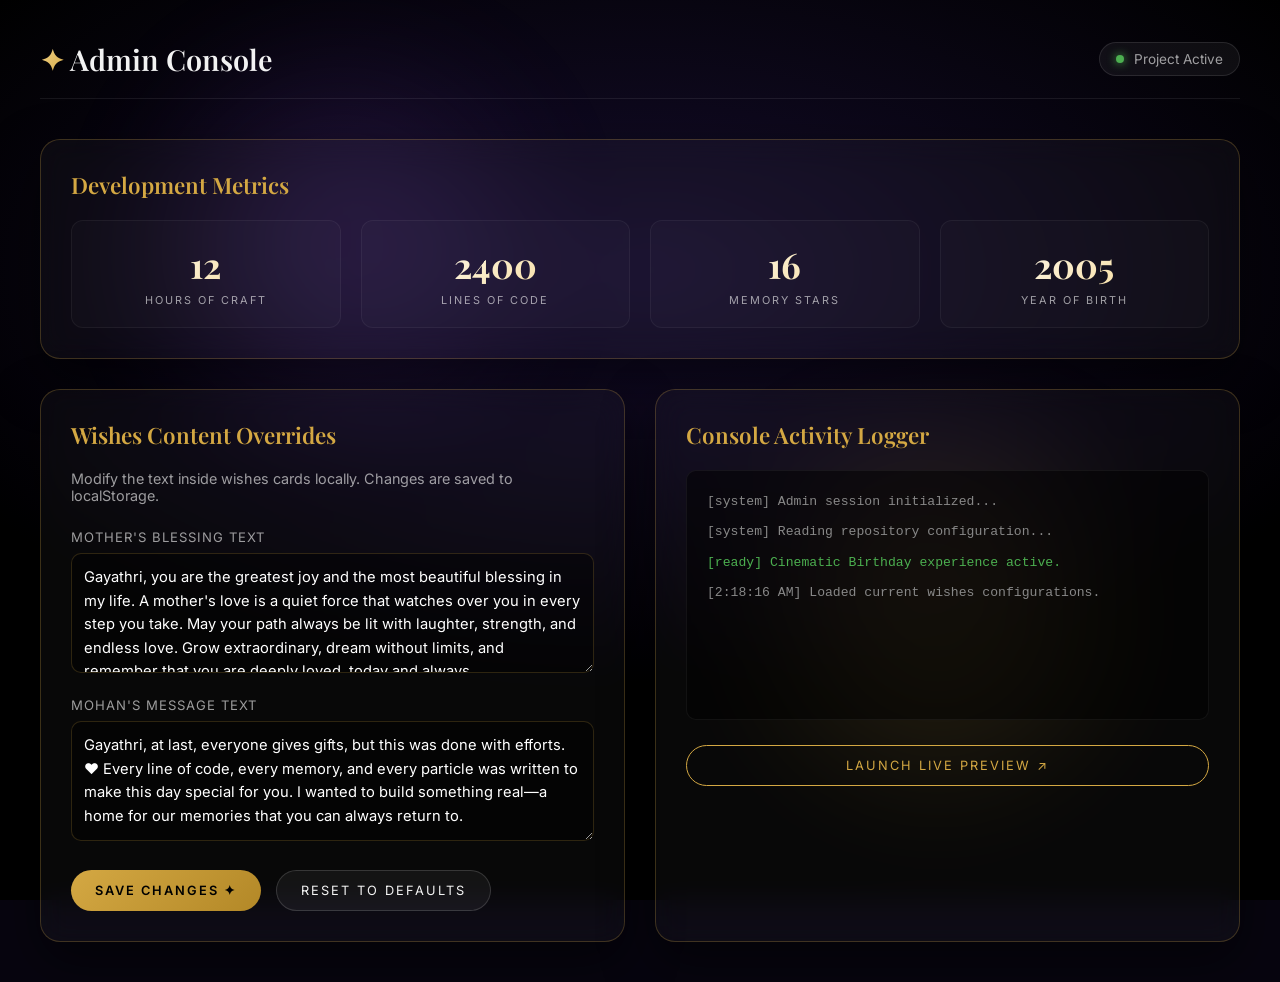
<file: admin/index.html>
<!DOCTYPE html>
<html lang="en">
<head>
  <meta charset="UTF-8">
  <meta name="viewport" content="width=device-width, initial-scale=1.0">
  <title>Birthday Masterpiece — Admin Console</title>
  <link rel="preconnect" href="https://fonts.googleapis.com">
  <link rel="preconnect" href="https://fonts.gstatic.com" crossorigin>
  <link href="https://fonts.googleapis.com/css2?family=Inter:wght@300;400;600;700&family=Playfair+Display:ital,wght@0,600;1,400&display=swap" rel="stylesheet">
  <link rel="stylesheet" href="admin.css">
</head>
<body>
  <div class="glass-bg"></div>
  <div class="glow-orb orb1"></div>
  <div class="glow-orb orb2"></div>

  <div class="admin-container">
    <header class="admin-header">
      <div class="header-logo">
        <span class="gold-text">✦</span> Admin Console
      </div>
      <div class="header-status">
        <span class="status-indicator live"></span> Project Active
      </div>
    </header>

    <div class="admin-grid">
      <!-- STATS SECTION -->
      <section class="admin-card stats-card">
        <h2 class="card-title">Development Metrics</h2>
        <div class="stats-grid">
          <div class="stat-item">
            <div class="stat-val" id="val-hours">0</div>
            <div class="stat-lbl">Hours of Craft</div>
          </div>
          <div class="stat-item">
            <div class="stat-val" id="val-lines">0</div>
            <div class="stat-lbl">Lines of Code</div>
          </div>
          <div class="stat-item">
            <div class="stat-val" id="val-memories">16</div>
            <div class="stat-lbl">Memory Stars</div>
          </div>
          <div class="stat-item">
            <div class="stat-val" id="val-target">2005</div>
            <div class="stat-lbl">Year of Birth</div>
          </div>
        </div>
      </section>

      <!-- CONFIG / EDIT WISHES -->
      <section class="admin-card control-card">
        <h2 class="card-title">Wishes Content Overrides</h2>
        <p class="card-desc">Modify the text inside wishes cards locally. Changes are saved to localStorage.</p>
        
        <form id="wishes-form" onsubmit="saveWishes(event)">
          <div class="form-group">
            <label for="mother-wishes-input">Mother's Blessing Text</label>
            <textarea id="mother-wishes-input" rows="4"></textarea>
          </div>
          
          <div class="form-group">
            <label for="mohan-wishes-input">Mohan's Message Text</label>
            <textarea id="mohan-wishes-input" rows="4"></textarea>
          </div>
          
          <div class="form-actions">
            <button type="submit" class="btn btn-save">Save Changes ✦</button>
            <button type="button" class="btn btn-reset" onclick="resetDefaults()">Reset to Defaults</button>
          </div>
        </form>
      </section>

      <!-- TELEMETRY / PREVIEW -->
      <section class="admin-card log-card">
        <h2 class="card-title">Console Activity Logger</h2>
        <div class="log-container" id="log-terminal">
          <div class="log-line system">[system] Admin session initialized...</div>
          <div class="log-line system">[system] Reading repository configuration...</div>
          <div class="log-line success">[ready] Cinematic Birthday experience active.</div>
        </div>
        <div class="card-footer">
          <a href="../index.html" class="btn btn-preview" target="_blank">Launch Live Preview ↗</a>
        </div>
      </section>
    </div>
  </div>

  <script src="admin.js"></script>
</body>
</html>
</file>
<file: admin/admin.css>
:root {
  --gold: #d4a843;
  --gl: #f5d78e;
  --pink: #ff6b9d;
  --purple: #9b59f5;
  --bg-dark: #07050f;
  --glass-bg: rgba(255, 255, 255, 0.03);
  --glass-border: rgba(212, 168, 67, 0.25);
  --text-primary: rgba(255, 255, 255, 0.95);
  --text-secondary: rgba(255, 255, 255, 0.6);
}

* {
  margin: 0;
  padding: 0;
  box-sizing: border-box;
}

body {
  font-family: 'Inter', sans-serif;
  background-color: var(--bg-dark);
  color: var(--text-primary);
  min-height: 100vh;
  position: relative;
  overflow-x: hidden;
  padding: 40px 20px;
}

/* Background effects */
.glass-bg {
  position: fixed;
  inset: 0;
  background: radial-gradient(ellipse 80% 60% at 50% 30%, #150d2c, #000 80%);
  z-index: -2;
}

.glow-orb {
  position: fixed;
  width: 300px;
  height: 300px;
  border-radius: 50%;
  filter: blur(80px);
  opacity: 0.15;
  z-index: -1;
  pointer-events: none;
}

.orb1 {
  background: var(--purple);
  top: 10%;
  left: 15%;
  animation: orb-float 8s infinite alternate ease-in-out;
}

.orb2 {
  background: var(--gold);
  bottom: 15%;
  right: 15%;
  animation: orb-float 10s infinite alternate-reverse ease-in-out;
}

@keyframes orb-float {
  to {
    transform: translate(30px, 30px);
  }
}

.gold-text {
  background: linear-gradient(135deg, var(--gl), var(--gold));
  -webkit-background-clip: text;
  -webkit-text-fill-color: transparent;
  background-clip: text;
  font-weight: bold;
}

/* Main Container */
.admin-container {
  max-width: 1200px;
  margin: 0 auto;
}

/* Header */
.admin-header {
  display: flex;
  justify-content: space-between;
  align-items: center;
  margin-bottom: 40px;
  padding-bottom: 20px;
  border-bottom: 1px solid rgba(255, 255, 255, 0.08);
}

.header-logo {
  font-family: 'Playfair Display', serif;
  font-size: 1.8rem;
  font-weight: 600;
}

.header-status {
  display: flex;
  align-items: center;
  gap: 10px;
  font-size: 0.85rem;
  color: var(--text-secondary);
  background: rgba(255, 255, 255, 0.05);
  padding: 8px 16px;
  border-radius: 30px;
  border: 1px solid rgba(255, 255, 255, 0.1);
}

.status-indicator {
  width: 8px;
  height: 8px;
  border-radius: 50%;
}

.status-indicator.live {
  background-color: #4caf50;
  box-shadow: 0 0 10px #4caf50;
  animation: pulse-green 2s infinite;
}

@keyframes pulse-green {
  50% { opacity: 0.4; }
}

/* Grid Layout */
.admin-grid {
  display: grid;
  grid-template-columns: 1fr 1fr;
  gap: 30px;
}

@media(max-width: 900px) {
  .admin-grid {
    grid-template-columns: 1fr;
  }
}

/* Cards */
.admin-card {
  background: var(--glass-bg);
  border: 1px solid var(--glass-border);
  border-radius: 20px;
  padding: 30px;
  backdrop-filter: blur(15px);
  -webkit-backdrop-filter: blur(15px);
  box-shadow: 0 20px 50px rgba(0,0,0,0.5);
  transition: all 0.3s ease;
}

.admin-card:hover {
  box-shadow: 0 25px 60px rgba(212, 168, 67, 0.1);
  border-color: rgba(212, 168, 67, 0.4);
}

.stats-card {
  grid-column: span 2;
}

@media(max-width: 900px) {
  .stats-card {
    grid-column: span 1;
  }
}

.card-title {
  font-family: 'Playfair Display', serif;
  font-size: 1.4rem;
  font-weight: 600;
  margin-bottom: 20px;
  color: var(--gold);
}

.card-desc {
  font-size: 0.9rem;
  color: var(--text-secondary);
  margin-bottom: 25px;
}

/* Stats items */
.stats-grid {
  display: grid;
  grid-template-columns: repeat(4, 1fr);
  gap: 20px;
}

@media(max-width: 600px) {
  .stats-grid {
    grid-template-columns: 1fr 1fr;
  }
}

.stat-item {
  background: rgba(255, 255, 255, 0.02);
  border: 1px solid rgba(255, 255, 255, 0.05);
  border-radius: 12px;
  padding: 20px;
  text-align: center;
}

.stat-val {
  font-family: 'Playfair Display', serif;
  font-size: 2.2rem;
  font-weight: 700;
  background: linear-gradient(135deg, #fff, var(--gl));
  -webkit-background-clip: text;
  -webkit-text-fill-color: transparent;
  background-clip: text;
  margin-bottom: 5px;
}

.stat-lbl {
  font-size: 0.68rem;
  text-transform: uppercase;
  letter-spacing: 2px;
  color: var(--text-secondary);
}

/* Forms */
.form-group {
  margin-bottom: 20px;
}

.form-group label {
  display: block;
  font-size: 0.82rem;
  text-transform: uppercase;
  letter-spacing: 1px;
  color: var(--text-secondary);
  margin-bottom: 8px;
}

.form-group textarea {
  width: 100%;
  background: rgba(0, 0, 0, 0.4);
  border: 1px solid rgba(212, 168, 67, 0.2);
  border-radius: 10px;
  padding: 12px;
  color: #fff;
  font-family: inherit;
  font-size: 0.92rem;
  line-height: 1.6;
  resize: vertical;
  transition: border-color 0.3s;
}

.form-group textarea:focus {
  outline: none;
  border-color: var(--gold);
  box-shadow: 0 0 10px rgba(212, 168, 67, 0.1);
}

.form-actions {
  display: flex;
  gap: 15px;
  margin-top: 25px;
}

/* Buttons */
.btn {
  font-family: inherit;
  font-size: 0.8rem;
  text-transform: uppercase;
  letter-spacing: 2px;
  padding: 12px 24px;
  border-radius: 30px;
  cursor: pointer;
  transition: all 0.3s;
  text-decoration: none;
  display: inline-flex;
  align-items: center;
  justify-content: center;
}

.btn-save {
  background: linear-gradient(135deg, var(--gold), #b38827);
  border: none;
  color: #000;
  font-weight: 600;
}

.btn-save:hover {
  transform: translateY(-2px);
  box-shadow: 0 0 20px rgba(212, 168, 67, 0.4);
}

.btn-reset {
  background: rgba(255, 255, 255, 0.05);
  border: 1px solid rgba(255, 255, 255, 0.15);
  color: var(--text-primary);
}

.btn-reset:hover {
  background: rgba(255, 255, 255, 0.1);
  border-color: rgba(255, 255, 255, 0.3);
}

.btn-preview {
  background: none;
  border: 1px solid var(--gold);
  color: var(--gold);
  width: 100%;
}

.btn-preview:hover {
  background: rgba(212, 168, 67, 0.08);
  box-shadow: 0 0 15px rgba(212, 168, 67, 0.15);
}

/* Terminal Log */
.log-card {
  display: flex;
  flex-direction: column;
}

.log-container {
  flex-grow: 1;
  background: rgba(0, 0, 0, 0.5);
  border: 1px solid rgba(255, 255, 255, 0.06);
  border-radius: 10px;
  padding: 20px;
  font-family: monospace;
  font-size: 0.82rem;
  line-height: 1.7;
  max-height: 250px;
  overflow-y: auto;
  margin-bottom: 25px;
}

.log-line {
  margin-bottom: 8px;
}

.log-line.system {
  color: #888;
}

.log-line.success {
  color: #4caf50;
}

.log-line.info {
  color: var(--gold);
}

/* Scrollbars */
.log-container::-webkit-scrollbar {
  width: 6px;
}
.log-container::-webkit-scrollbar-track {
  background: rgba(0,0,0,0.2);
}
.log-container::-webkit-scrollbar-thumb {
  background: rgba(212, 168, 67, 0.3);
  border-radius: 4px;
}
</file>
